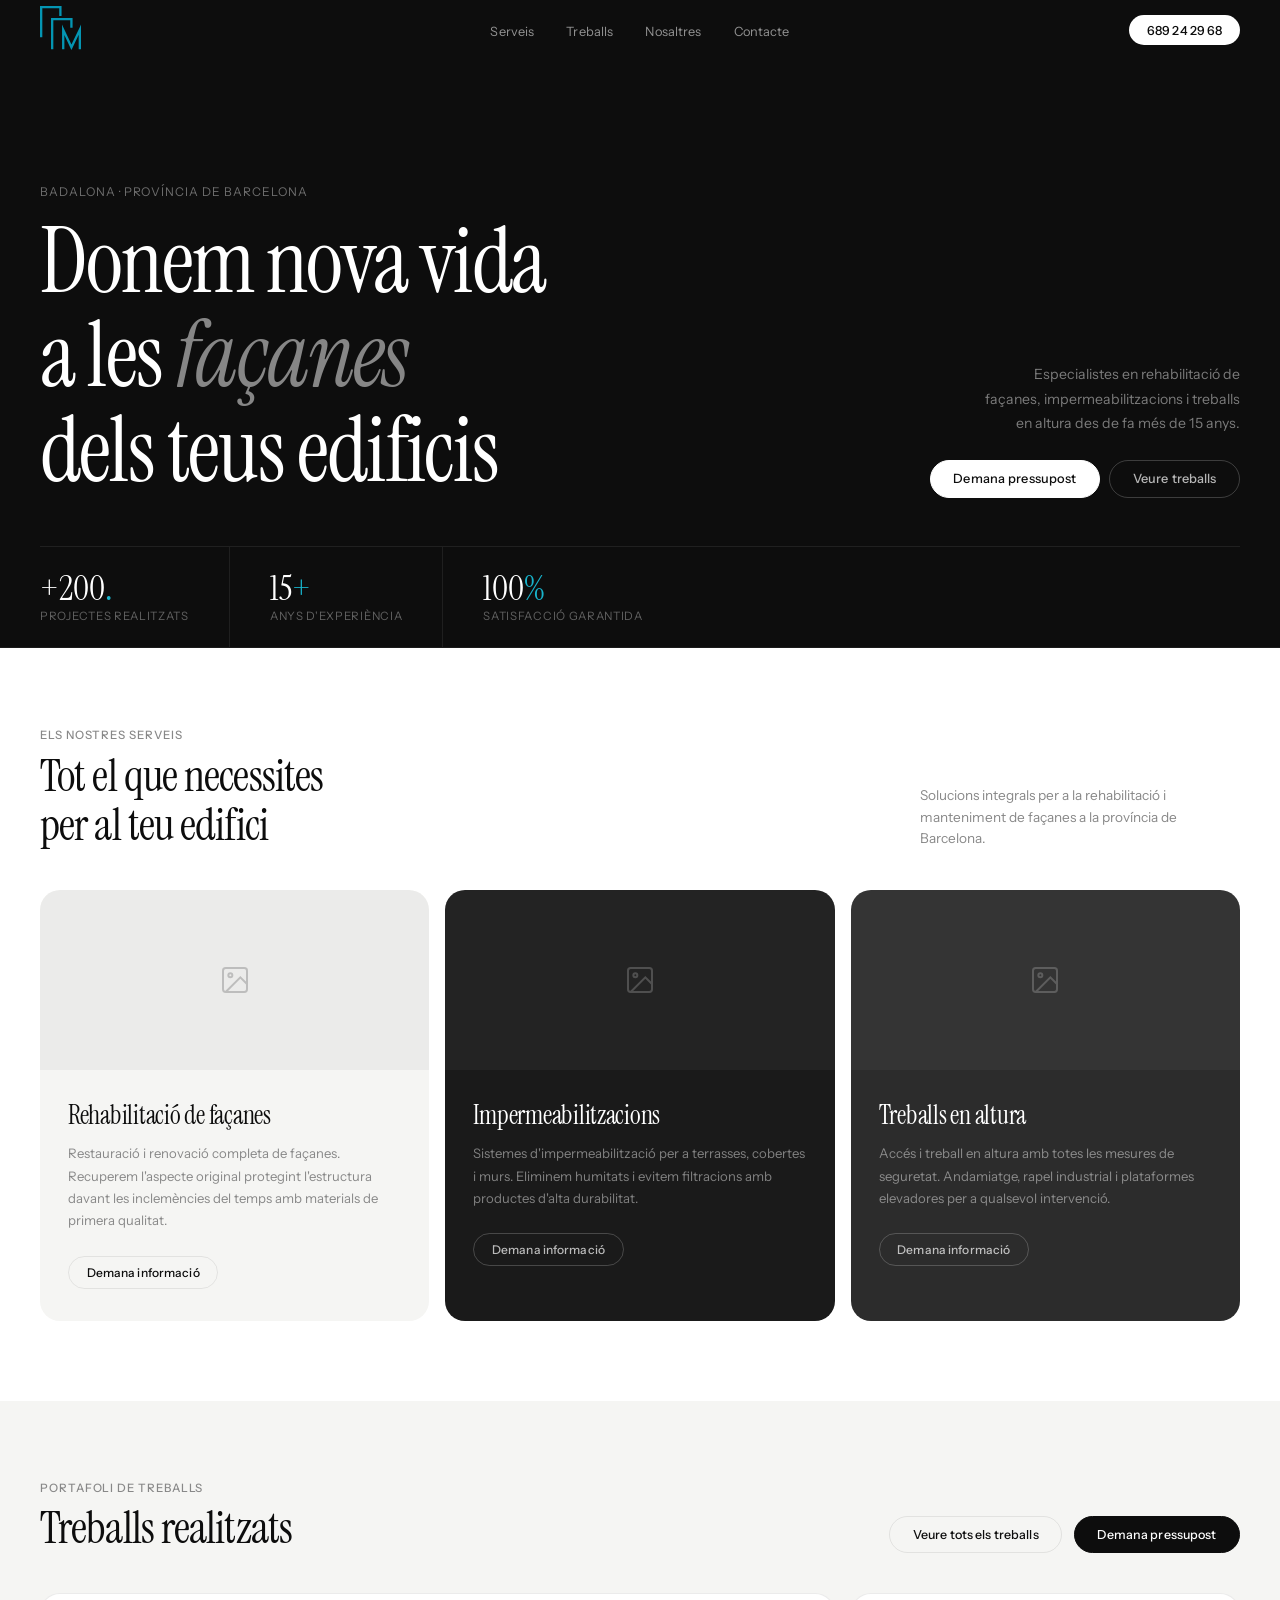
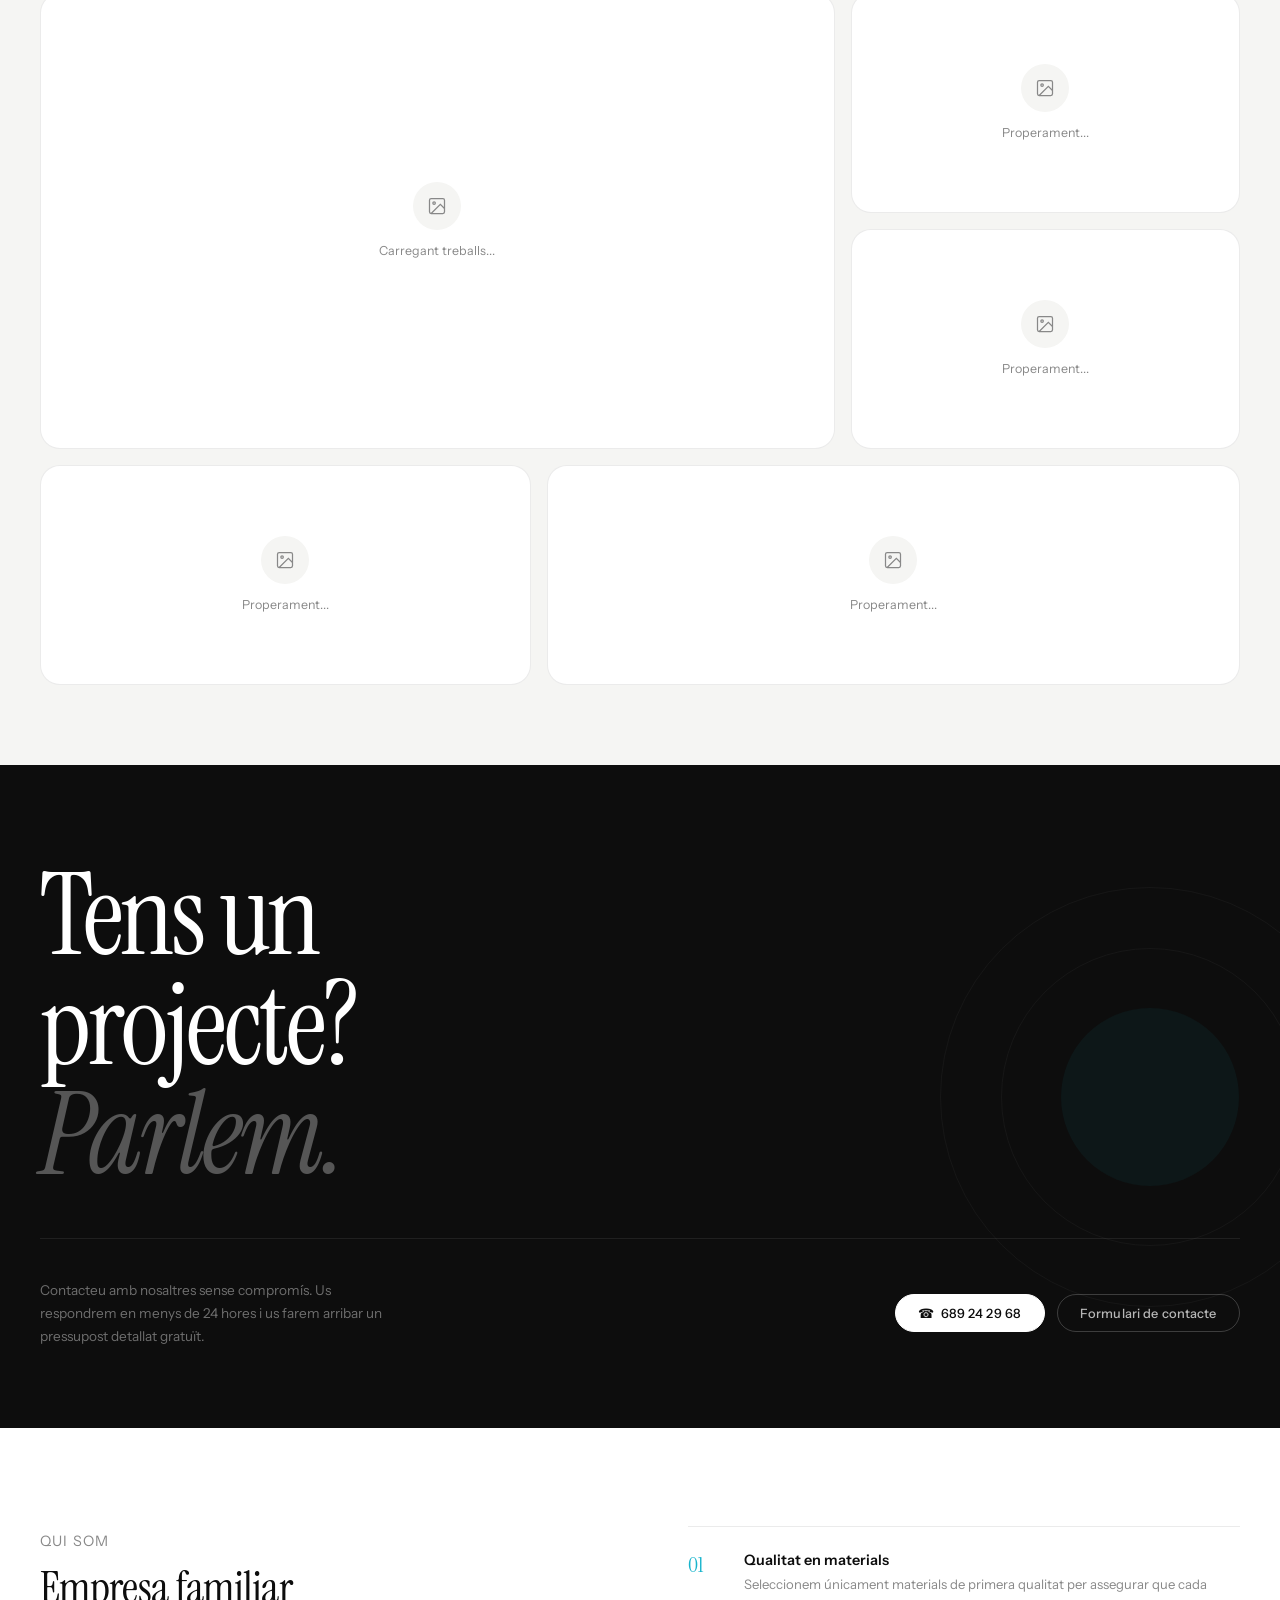
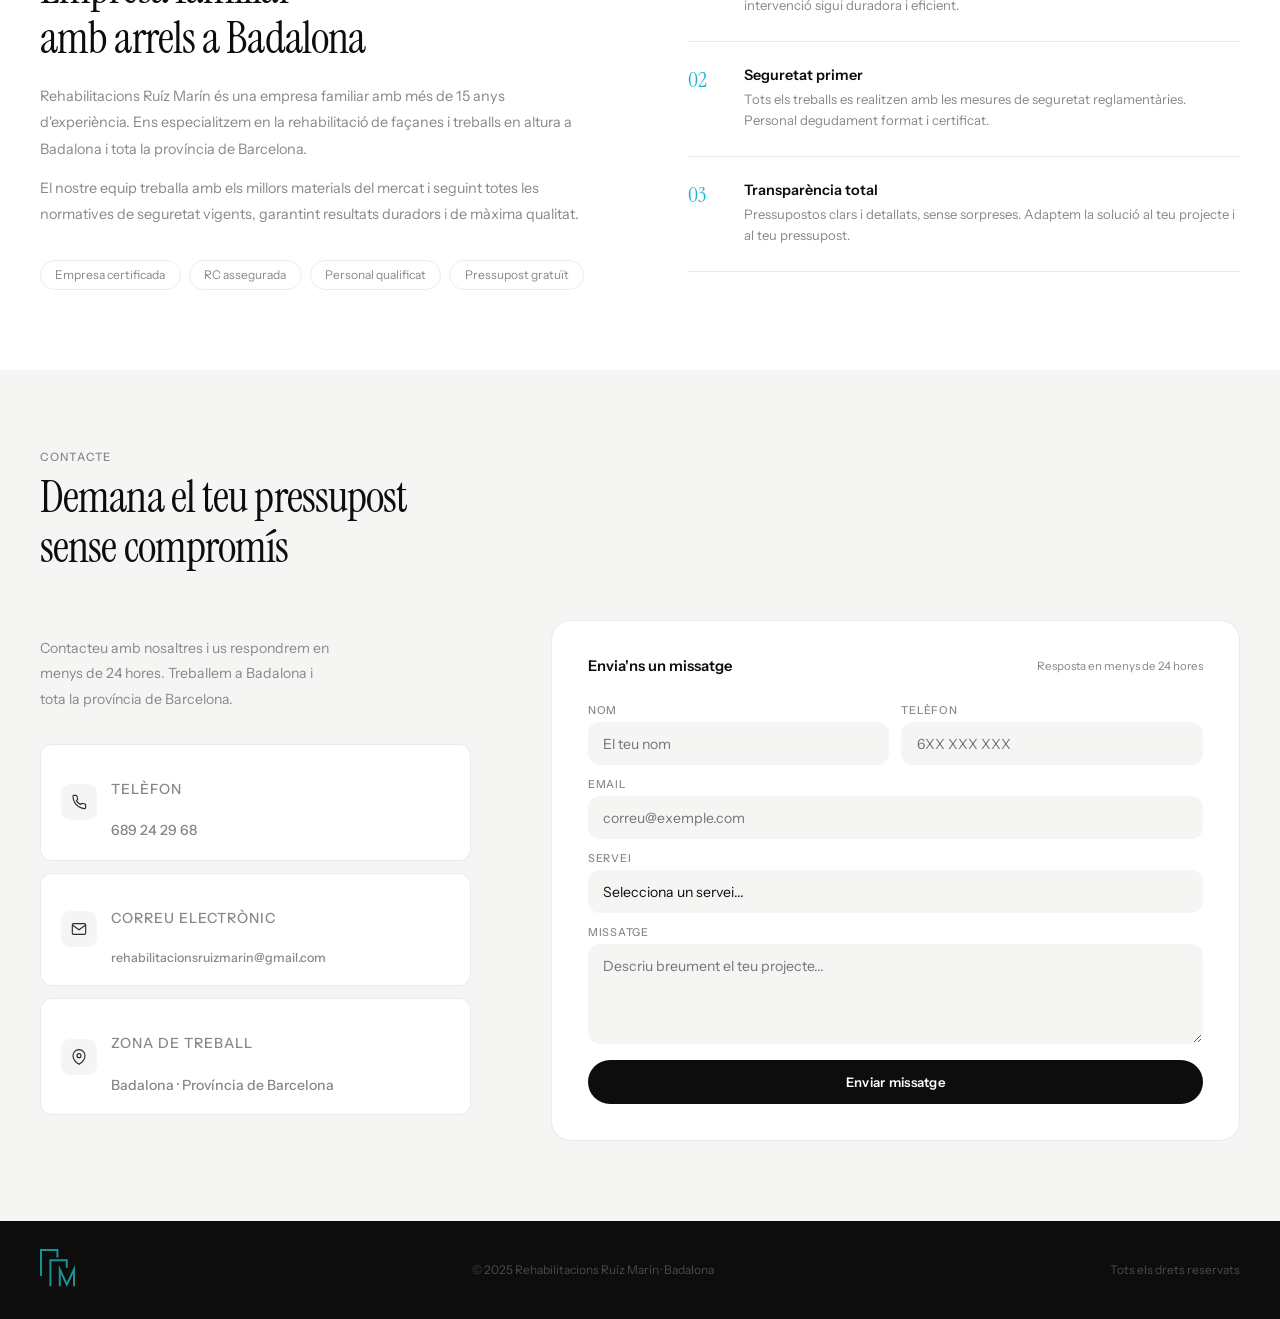
<file: index.html>
<!DOCTYPE html>
<html lang="ca">
<head>
<meta charset="UTF-8">
<meta name="viewport" content="width=device-width, initial-scale=1.0">
<title>Rehabilitacions Ruíz Marín</title>
<link rel="preconnect" href="https://fonts.googleapis.com">
<link rel="preconnect" href="https://fonts.gstatic.com" crossorigin>
<link href="https://fonts.googleapis.com/css2?family=Instrument+Sans:ital,wght@0,400;0,500;0,600;1,400&family=Instrument+Serif:ital@0;1&display=swap" rel="stylesheet">
<link rel="stylesheet" href="style.css">
<script src="https://identity.netlify.com/v1/netlify-identity-widget.js"></script>
</head>
<body>

<!-- NAV -->
<nav>
  <a href="#hero" class="nav-logo">
    <img src="logo.svg" alt="Rehabilitacions Ruíz Marín">
  </a>
  <ul class="nav-center">
    <li><a href="#serveis">Serveis</a></li>
    <li><a href="#treballs">Treballs</a></li>
    <li><a href="#nosaltres">Nosaltres</a></li>
    <li><a href="#contacte">Contacte</a></li>
  </ul>
  <div class="nav-right">
    <a href="tel:+34689242968" class="nav-btn">689 24 29 68</a>
  </div>
</nav>

<!-- HERO -->
<section id="hero">
  <div class="hero-inner">
    <div>
      <p class="hero-label">Badalona · Província de Barcelona</p>
      <h1 class="hero-title">Donem nova vida<br>a les <em>façanes</em><br>dels teus edificis</h1>
    </div>
    <div class="hero-right">
      <p class="hero-desc">Especialistes en rehabilitació de façanes, impermeabilitzacions i treballs en altura des de fa més de 15 anys.</p>
      <div style="display:flex;gap:0.6rem;flex-wrap:wrap">
        <a href="#contacte" class="btn-pill light">Demana pressupost</a>
        <a href="#treballs" class="btn-pill ghost">Veure treballs</a>
      </div>
    </div>
  </div>
  <div class="hero-stats">
    <div class="hero-stat">
      <span class="hero-stat-n">+200<span>.</span></span>
      <span class="hero-stat-l">Projectes realitzats</span>
    </div>
    <div class="hero-stat">
      <span class="hero-stat-n">15<span>+</span></span>
      <span class="hero-stat-l">Anys d'experiència</span>
    </div>
    <div class="hero-stat">
      <span class="hero-stat-n">100<span>%</span></span>
      <span class="hero-stat-l">Satisfacció garantida</span>
    </div>
  </div>
</section>

<!-- SERVEIS -->
<section id="serveis">
  <div class="serveis-head rv">
    <div>
      <p class="section-label">Els nostres serveis</p>
      <h2 class="section-h">Tot el que necessites<br>per al teu edifici</h2>
    </div>
    <p class="sub">Solucions integrals per a la rehabilitació i manteniment de façanes a la província de Barcelona.</p>
  </div>
  <div class="serveis-cards">
    <div class="servei-card c1 rv">
      <div class="servei-card-img-ph">
        <svg viewBox="0 0 24 24"><rect x="3" y="3" width="18" height="18" rx="2"/><circle cx="8.5" cy="8.5" r="1.5"/><polyline points="21 15 16 10 5 21"/></svg>
      </div>
      <div class="servei-card-body">
        <h3 class="servei-name">Rehabilitació de façanes</h3>
        <p class="servei-txt">Restauració i renovació completa de façanes. Recuperem l'aspecte original protegint l'estructura davant les inclemències del temps amb materials de primera qualitat.</p>
        <a href="#contacte" class="btn-pill outline-dark" style="font-size:0.75rem;padding:0.5rem 1.1rem">Demana informació</a>
      </div>
    </div>
    <div class="servei-card c2 rv d1">
      <div class="servei-card-img-ph">
        <svg viewBox="0 0 24 24"><rect x="3" y="3" width="18" height="18" rx="2"/><circle cx="8.5" cy="8.5" r="1.5"/><polyline points="21 15 16 10 5 21"/></svg>
      </div>
      <div class="servei-card-body">
        <h3 class="servei-name">Impermeabilitzacions</h3>
        <p class="servei-txt">Sistemes d'impermeabilització per a terrasses, cobertes i murs. Eliminem humitats i evitem filtracions amb productes d'alta durabilitat.</p>
        <a href="#contacte" class="btn-pill ghost" style="font-size:0.75rem;padding:0.5rem 1.1rem">Demana informació</a>
      </div>
    </div>
    <div class="servei-card c3 rv d2">
      <div class="servei-card-img-ph">
        <svg viewBox="0 0 24 24"><rect x="3" y="3" width="18" height="18" rx="2"/><circle cx="8.5" cy="8.5" r="1.5"/><polyline points="21 15 16 10 5 21"/></svg>
      </div>
      <div class="servei-card-body">
        <h3 class="servei-name">Treballs en altura</h3>
        <p class="servei-txt">Accés i treball en altura amb totes les mesures de seguretat. Andamiatge, rapel industrial i plataformes elevadores per a qualsevol intervenció.</p>
        <a href="#contacte" class="btn-pill ghost" style="font-size:0.75rem;padding:0.5rem 1.1rem">Demana informació</a>
      </div>
    </div>
  </div>
</section>

<!-- TREBALLS -->
<section id="treballs">
  <div class="treballs-head rv">
    <div>
      <p class="section-label">Portafoli de treballs</p>
      <h2 class="section-h">Treballs realitzats</h2>
    </div>
    <div style="display:flex;gap:0.75rem;align-items:center;flex-wrap:wrap">
      <a href="treballs.html" class="btn-pill outline-dark rv" style="font-size:0.78rem">Veure tots els treballs</a>
      <a href="#contacte" class="btn-pill dark rv" style="font-size:0.78rem">Demana pressupost</a>
    </div>
  </div>
  <div class="treballs-grid rv" id="treballs-grid">
    <div class="t-card">
      <div class="t-ph">
        <div class="t-ph-icon"><svg viewBox="0 0 24 24"><rect x="3" y="3" width="18" height="18" rx="2"/><circle cx="8.5" cy="8.5" r="1.5"/><polyline points="21 15 16 10 5 21"/></svg></div>
        <p>Carregant treballs...</p>
      </div>
    </div>
    <div class="t-card">
      <div class="t-ph"><div class="t-ph-icon"><svg viewBox="0 0 24 24"><rect x="3" y="3" width="18" height="18" rx="2"/><circle cx="8.5" cy="8.5" r="1.5"/><polyline points="21 15 16 10 5 21"/></svg></div><p>Properament...</p></div>
    </div>
    <div class="t-card">
      <div class="t-ph"><div class="t-ph-icon"><svg viewBox="0 0 24 24"><rect x="3" y="3" width="18" height="18" rx="2"/><circle cx="8.5" cy="8.5" r="1.5"/><polyline points="21 15 16 10 5 21"/></svg></div><p>Properament...</p></div>
    </div>
    <div class="t-card">
      <div class="t-ph"><div class="t-ph-icon"><svg viewBox="0 0 24 24"><rect x="3" y="3" width="18" height="18" rx="2"/><circle cx="8.5" cy="8.5" r="1.5"/><polyline points="21 15 16 10 5 21"/></svg></div><p>Properament...</p></div>
    </div>
    <div class="t-card">
      <div class="t-ph"><div class="t-ph-icon"><svg viewBox="0 0 24 24"><rect x="3" y="3" width="18" height="18" rx="2"/><circle cx="8.5" cy="8.5" r="1.5"/><polyline points="21 15 16 10 5 21"/></svg></div><p>Properament...</p></div>
    </div>
  </div>
</section>

<!-- CTA STRIP -->
<section id="cta">
  <div class="cta-deco"></div>
  <div class="rv">
    <p class="cta-big">Tens un<br>projecte?<br><em>Parlem.</em></p>
  </div>
  <div class="cta-bottom rv">
    <p class="cta-tagline">Contacteu amb nosaltres sense compromís. Us respondrem en menys de 24 hores i us farem arribar un pressupost detallat gratuït.</p>
    <div class="cta-actions">
      <a href="tel:+34689242968" class="btn-pill light">☎ &nbsp;689 24 29 68</a>
      <a href="#contacte" class="btn-pill ghost">Formulari de contacte</a>
    </div>
  </div>
</section>

<!-- NOSALTRES -->
<section id="nosaltres">
  <div class="nosaltres-grid">
    <div class="nos-left rv">
      <p class="section-label">Qui som</p>
      <h2 class="section-h">Empresa familiar<br>amb arrels a Badalona</h2>
      <p>Rehabilitacions Ruíz Marín és una empresa familiar amb més de 15 anys d'experiència. Ens especialitzem en la rehabilitació de façanes i treballs en altura a Badalona i tota la província de Barcelona.</p>
      <p style="margin-top:0.75rem">El nostre equip treballa amb els millors materials del mercat i seguint totes les normatives de seguretat vigents, garantint resultats duradors i de màxima qualitat.</p>
      <div class="nos-pills">
        <span class="nos-pill">Empresa certificada</span>
        <span class="nos-pill">RC assegurada</span>
        <span class="nos-pill">Personal qualificat</span>
        <span class="nos-pill">Pressupost gratuït</span>
      </div>
    </div>
    <div class="nos-right rv">
      <div class="nos-row">
        <span class="nos-n">01</span>
        <div><p class="nos-title">Qualitat en materials</p><p class="nos-desc">Seleccionem únicament materials de primera qualitat per assegurar que cada intervenció sigui duradora i eficient.</p></div>
      </div>
      <div class="nos-row rv d1">
        <span class="nos-n">02</span>
        <div><p class="nos-title">Seguretat primer</p><p class="nos-desc">Tots els treballs es realitzen amb les mesures de seguretat reglamentàries. Personal degudament format i certificat.</p></div>
      </div>
      <div class="nos-row rv d2">
        <span class="nos-n">03</span>
        <div><p class="nos-title">Transparència total</p><p class="nos-desc">Pressupostos clars i detallats, sense sorpreses. Adaptem la solució al teu projecte i al teu pressupost.</p></div>
      </div>
    </div>
  </div>
</section>

<!-- CONTACTE -->
<section id="contacte">
  <div class="rv" style="margin-bottom:3rem">
    <p class="section-label">Contacte</p>
    <h2 class="section-h">Demana el teu pressupost<br>sense compromís</h2>
  </div>
  <div class="contacte-grid">
    <div class="ct-left rv">
      <p>Contacteu amb nosaltres i us respondrem en menys de 24 hores. Treballem a Badalona i tota la província de Barcelona.</p>
      <div class="ct-links">
        <a href="tel:+34689242968" class="ct-link">
          <div class="ct-link-icon"><svg viewBox="0 0 24 24"><path d="M22 16.92v3a2 2 0 01-2.18 2 19.79 19.79 0 01-8.63-3.07A19.5 19.5 0 013 4.18 2 2 0 014.11 2h3a2 2 0 012 1.72 12.84 12.84 0 00.7 2.81 2 2 0 01-.45 2.11L8.09 9.91a16 16 0 006 6l1.27-1.27a2 2 0 012.11-.45 12.84 12.84 0 002.81.7A2 2 0 0122 16.92z"/></svg></div>
          <div><p class="ct-link-lbl">Telèfon</p><p class="ct-link-val">689 24 29 68</p></div>
        </a>
        <a href="mailto:rehabilitacionsruizmarin@gmail.com" class="ct-link">
          <div class="ct-link-icon"><svg viewBox="0 0 24 24"><path d="M4 4h16c1.1 0 2 .9 2 2v12c0 1.1-.9 2-2 2H4c-1.1 0-2-.9-2-2V6c0-1.1.9-2 2-2z"/><polyline points="22,6 12,13 2,6"/></svg></div>
          <div><p class="ct-link-lbl">Correu electrònic</p><p class="ct-link-val" style="font-size:0.78rem">rehabilitacionsruizmarin@gmail.com</p></div>
        </a>
        <div class="ct-link" style="cursor:default">
          <div class="ct-link-icon"><svg viewBox="0 0 24 24"><path d="M21 10c0 7-9 13-9 13s-9-6-9-13a9 9 0 0118 0z"/><circle cx="12" cy="10" r="3"/></svg></div>
          <div><p class="ct-link-lbl">Zona de treball</p><p class="ct-link-val">Badalona · Província de Barcelona</p></div>
        </div>
      </div>
    </div>
    <div class="rv d1">
      <div class="form-wrap">
        <div class="form-top">
          <p class="form-top-title">Envia'ns un missatge</p>
          <span style="font-size:0.72rem;color:var(--muted)">Resposta en menys de 24 hores</span>
        </div>
        <form id="cf" name="contacte" data-netlify="true" novalidate onsubmit="handleSend(event)">
          <input type="hidden" name="form-name" value="contacte">
          <div class="frow">
            <div class="fg"><label>Nom</label><input type="text" name="nom" placeholder="El teu nom" required></div>
            <div class="fg"><label>Telèfon</label><input type="tel" name="telefon" placeholder="6XX XXX XXX"></div>
          </div>
          <div class="fg"><label>Email</label><input type="email" name="email" placeholder="correu@exemple.com" required></div>
          <div class="fg">
            <label>Servei</label>
            <select name="servei">
              <option value="">Selecciona un servei...</option>
              <option>Rehabilitació de façanes</option>
              <option>Impermeabilitzacions</option>
              <option>Treballs en altura</option>
              <option>Altres</option>
            </select>
          </div>
          <div class="fg"><label>Missatge</label><textarea name="missatge" placeholder="Descriu breument el teu projecte..." required></textarea></div>
          <div class="fsuccess" id="fok">✓ Missatge enviat. Us contactarem aviat!</div>
          <div class="ferror" id="ferr">✗ Error en l'enviament. Prova-ho de nou o truca'ns directament.</div>
          <button type="submit" class="fsend" id="fsend">Enviar missatge</button>
        </form>
      </div>
    </div>
  </div>
</section>

<!-- FOOTER -->
<footer>
  <div class="footer-logo"><img src="logo.svg" alt="Rehabilitacions Ruíz Marín"></div>
  <p class="footer-copy">© 2025 Rehabilitacions Ruíz Marín · Badalona</p>
  <p class="footer-copy">Tots els drets reservats</p>
</footer>

<script src="main.js"></script>
</body>
</html>
</file>
<file: style.css>
*,*::before,*::after{box-sizing:border-box;margin:0;padding:0}
:root{
  --ink:#0D0D0D;
  --ink2:#1A1A1A;
  --ink3:#2C2C2C;
  --teal:#18B4CC;
  --teal-dim:#0E8099;
  --teal-bg:rgba(24,180,204,0.08);
  --white:#FFFFFF;
  --off:#F5F5F3;
  --muted:#888;
  --border:rgba(0,0,0,0.08);
  --border-dark:rgba(255,255,255,0.1);
  --radius:20px;
  --radius-sm:12px;
}
html{scroll-behavior:smooth}
body{
  font-family:'Instrument Sans',sans-serif;
  background:var(--white);color:var(--ink);
  overflow-x:hidden;
}

/* ── NAV ── */
nav{
  position:fixed;top:0;left:0;right:0;z-index:200;
  background:var(--ink);
  display:flex;align-items:center;justify-content:space-between;
  padding:0 2.5rem;height:60px;
}
.nav-logo img{height:44px;width:auto}
.nav-center{
  display:flex;gap:2rem;list-style:none;
  position:absolute;left:50%;transform:translateX(-50%);
}
.nav-center a{
  font-size:0.8rem;font-weight:400;
  color:rgba(255,255,255,0.55);text-decoration:none;
  transition:color 0.2s;
  letter-spacing:0.01em;
}
.nav-center a:hover{color:var(--white)}
.nav-right{display:flex;align-items:center;gap:1rem}
.nav-btn{
  font-size:0.78rem;font-weight:500;
  color:var(--ink);background:var(--white);
  padding:0.45rem 1.1rem;border-radius:100px;
  text-decoration:none;transition:background 0.2s;
  letter-spacing:0.01em;
}
.nav-btn:hover{background:var(--teal);color:var(--white)}

/* ── HERO ── */
#hero{
  background:var(--ink);
  padding:0 2.5rem;
  min-height:72vh;
  display:flex;flex-direction:column;
  justify-content:flex-end;
  padding-top:60px;
  position:relative;overflow:hidden;
  border-bottom:1px solid rgba(255,255,255,0.06);
}
.hero-inner{
  display:flex;align-items:flex-end;justify-content:space-between;
  padding:4rem 0 3rem;flex-wrap:wrap;gap:2rem;
}
.hero-label{
  font-size:0.75rem;font-weight:400;
  color:rgba(255,255,255,0.4);
  letter-spacing:0.08em;text-transform:uppercase;
  margin-bottom:1rem;
}
.hero-title{
  font-family:'Instrument Serif',serif;
  font-size:clamp(3rem,7vw,6rem);
  font-weight:400;
  color:var(--white);
  line-height:1.05;
  letter-spacing:-0.02em;
  max-width:680px;
}
.hero-title em{
  font-style:italic;
  color:rgba(255,255,255,0.5);
}
.hero-right{
  display:flex;flex-direction:column;
  align-items:flex-end;gap:1.5rem;
  min-width:220px;
}
.hero-desc{
  font-size:0.88rem;font-weight:400;
  color:rgba(255,255,255,0.45);
  line-height:1.75;text-align:right;
  max-width:260px;
}
.btn-pill{
  display:inline-flex;align-items:center;gap:0.5rem;
  font-size:0.8rem;font-weight:500;
  padding:0.65rem 1.4rem;border-radius:100px;
  text-decoration:none;transition:all 0.22s;
  letter-spacing:0.01em;
  white-space:nowrap;
}
.btn-pill.light{
  background:var(--white);color:var(--ink);
  border:1px solid var(--white);
}
.btn-pill.light:hover{background:var(--teal);border-color:var(--teal);color:var(--white)}
.btn-pill.ghost{
  background:transparent;
  border:1px solid rgba(255,255,255,0.2);
  color:rgba(255,255,255,0.7);
}
.btn-pill.ghost:hover{border-color:var(--teal);color:var(--teal)}
.btn-pill.dark{
  background:var(--ink);color:var(--white);
  border:1px solid var(--ink);
}
.btn-pill.dark:hover{background:var(--teal);border-color:var(--teal)}
.btn-pill.outline-dark{
  background:transparent;
  border:1px solid var(--border);
  color:var(--ink);
}
.btn-pill.outline-dark:hover{border-color:var(--teal);color:var(--teal)}

.hero-stats{
  display:flex;gap:0;
  border-top:1px solid rgba(255,255,255,0.08);
}
.hero-stat{
  padding:1.5rem 2.5rem 1.5rem 0;
  display:flex;flex-direction:column;gap:0.2rem;
}
.hero-stat:not(:last-child){
  border-right:1px solid rgba(255,255,255,0.08);
  padding-right:2.5rem;
  margin-right:2.5rem;
}
.hero-stat-n{
  font-family:'Instrument Serif',serif;
  font-size:2.2rem;color:var(--white);line-height:1;
}
.hero-stat-n span{color:var(--teal)}
.hero-stat-l{
  font-size:0.72rem;font-weight:400;
  color:rgba(255,255,255,0.35);
  letter-spacing:0.06em;text-transform:uppercase;
}

/* ── SECCIONS COMMON ── */
.section-label{
  font-size:0.72rem;font-weight:500;
  color:var(--muted);letter-spacing:0.08em;
  text-transform:uppercase;margin-bottom:0.6rem;
}
.section-h{
  font-family:'Instrument Serif',serif;
  font-size:clamp(2rem,3.5vw,2.8rem);
  font-weight:400;
  line-height:1.1;letter-spacing:-0.02em;
  color:var(--ink);
}
.section-h.light{color:var(--white)}

/* ── SERVEIS ── */
#serveis{padding:5rem 2.5rem;background:var(--white)}
.serveis-head{
  display:flex;align-items:flex-end;justify-content:space-between;
  margin-bottom:2.5rem;flex-wrap:wrap;gap:1rem;
}
.serveis-head p.sub{
  font-size:0.85rem;color:var(--muted);
  max-width:320px;line-height:1.6;
}
.serveis-cards{
  display:grid;
  grid-template-columns:repeat(3,1fr);
  gap:1rem;
}
.servei-card{
  border-radius:var(--radius);
  overflow:hidden;
  position:relative;
  transition:transform 0.3s cubic-bezier(0.34,1.2,0.64,1);
  cursor:pointer;
}
.servei-card:hover{transform:translateY(-4px)}
.servei-card-body{padding:2rem 1.75rem 2rem}

.servei-card.c1{background:var(--off)}
.servei-card.c2{background:var(--ink2)}
.servei-card.c3{background:var(--ink3)}

.servei-card-img{
  width:100%;height:180px;object-fit:cover;
  display:block;
}
.servei-card-img-ph{
  width:100%;height:180px;
  background:rgba(255,255,255,0.04);
  display:flex;align-items:center;justify-content:center;
}
.servei-card-img-ph svg{width:32px;height:32px;opacity:0.2;stroke:currentColor;fill:none;stroke-width:1.5}
.c1 .servei-card-img-ph svg{color:var(--ink)}
.c2 .servei-card-img-ph svg,.c3 .servei-card-img-ph svg{color:var(--white)}
.c1 .servei-card-img-ph{background:rgba(0,0,0,0.04)}

.servei-name{
  font-family:'Instrument Serif',serif;
  font-size:1.6rem;font-weight:400;
  line-height:1.1;margin-bottom:0.75rem;
  letter-spacing:-0.01em;
}
.c1 .servei-name{color:var(--ink)}
.c2 .servei-name,.c3 .servei-name{color:var(--white)}

.servei-txt{
  font-size:0.82rem;font-weight:400;
  line-height:1.7;margin-bottom:1.5rem;
}
.c1 .servei-txt{color:var(--muted)}
.c2 .servei-txt,.c3 .servei-txt{color:rgba(255,255,255,0.45)}

/* ── TREBALLS ── */
#treballs{padding:5rem 2.5rem;background:var(--off)}
.treballs-head{
  display:flex;align-items:flex-end;justify-content:space-between;
  margin-bottom:2.5rem;flex-wrap:wrap;gap:1rem;
}
.treballs-grid{
  display:grid;
  grid-template-columns:repeat(12,1fr);
  grid-auto-rows:220px;
  gap:1rem;
}
.t-card{
  border-radius:var(--radius);
  overflow:hidden;
  background:var(--white);
  position:relative;
  cursor:pointer;
  transition:transform 0.3s cubic-bezier(0.34,1.2,0.64,1);
  border:1px solid var(--border);
}
.t-card:hover{transform:scale(1.015)}
.t-card:nth-child(1){grid-column:span 8;grid-row:span 2}
.t-card:nth-child(2){grid-column:span 4}
.t-card:nth-child(3){grid-column:span 4}
.t-card:nth-child(4){grid-column:span 5}
.t-card:nth-child(5){grid-column:span 7}

.t-ph{
  width:100%;height:100%;
  display:flex;flex-direction:column;
  align-items:center;justify-content:center;gap:0.75rem;
  padding:1.5rem;
  transition:background 0.25s;
}
.t-card:hover .t-ph{background:rgba(24,180,204,0.04)}
.t-ph-icon{
  width:48px;height:48px;border-radius:50%;
  background:var(--off);
  display:flex;align-items:center;justify-content:center;
  transition:background 0.25s;
}
.t-card:hover .t-ph-icon{background:rgba(24,180,204,0.12)}
.t-ph-icon svg{width:20px;height:20px;stroke:var(--muted);fill:none;stroke-width:1.5;transition:stroke 0.25s}
.t-card:hover .t-ph-icon svg{stroke:var(--teal)}
.t-ph p{font-size:0.78rem;color:var(--muted);text-align:center;line-height:1.5}
.t-badge{
  position:absolute;bottom:0.85rem;left:0.85rem;
  font-size:0.7rem;font-weight:500;
  background:var(--ink);color:var(--white);
  padding:0.3rem 0.8rem;border-radius:100px;
  letter-spacing:0.02em;
  opacity:0;transform:translateY(4px);
  transition:opacity 0.25s,transform 0.25s;
}
.t-card:hover .t-badge{opacity:1;transform:translateY(0)}

/* ── CTA STRIP ── */
#cta{
  background:var(--ink);
  padding:6rem 2.5rem 5rem;
  position:relative;overflow:hidden;
}
.cta-big{
  font-family:'Instrument Serif',serif;
  font-size:clamp(3.5rem,9vw,8rem);
  font-weight:400;
  color:var(--white);
  line-height:0.95;
  letter-spacing:-0.03em;
  margin-bottom:3rem;
}
.cta-big em{
  font-style:italic;
  color:rgba(255,255,255,0.3);
}
.cta-bottom{
  display:flex;align-items:center;justify-content:space-between;
  flex-wrap:wrap;gap:1.5rem;
  padding-top:2.5rem;
  border-top:1px solid rgba(255,255,255,0.08);
}
.cta-tagline{
  font-size:0.85rem;font-weight:400;
  color:rgba(255,255,255,0.4);
  line-height:1.7;max-width:360px;
}
.cta-actions{display:flex;gap:0.75rem;flex-wrap:wrap;align-items:center}
.cta-deco{
  position:absolute;
  right:-80px;top:50%;transform:translateY(-50%);
  width:420px;height:420px;border-radius:50%;
  border:1px solid rgba(255,255,255,0.04);
  pointer-events:none;
}
.cta-deco::before{
  content:'';position:absolute;inset:60px;
  border-radius:50%;border:1px solid rgba(255,255,255,0.04);
}
.cta-deco::after{
  content:'';position:absolute;inset:120px;
  border-radius:50%;
  background:rgba(24,180,204,0.06);
}

/* ── NOSALTRES ── */
#nosaltres{padding:5rem 2.5rem;background:var(--white)}
.nosaltres-grid{
  display:grid;grid-template-columns:1fr 1fr;
  gap:6rem;align-items:center;
}
.nos-left p{
  font-size:0.9rem;font-weight:400;
  color:var(--muted);line-height:1.85;margin-top:1.25rem;
}
.nos-pills{display:flex;gap:0.5rem;flex-wrap:wrap;margin-top:2rem}
.nos-pill{
  font-size:0.75rem;font-weight:400;
  padding:0.4rem 0.9rem;border-radius:100px;
  border:1px solid var(--border);color:var(--muted);
}
.nos-right{display:flex;flex-direction:column}
.nos-row{
  display:flex;gap:1.25rem;align-items:flex-start;
  padding:1.5rem 0;
  border-bottom:1px solid var(--border);
}
.nos-row:first-child{border-top:1px solid var(--border)}
.nos-n{
  font-family:'Instrument Serif',serif;
  font-size:1.4rem;color:var(--teal);
  min-width:36px;line-height:1.1;
  padding-top:2px;
}
.nos-title{font-size:0.9rem;font-weight:600;color:var(--ink);margin-bottom:0.3rem}
.nos-desc{font-size:0.82rem;color:var(--muted);line-height:1.65}

/* ── CONTACTE ── */
#contacte{padding:5rem 2.5rem;background:var(--off)}
.contacte-grid{
  display:grid;grid-template-columns:1fr 1.6fr;
  gap:5rem;align-items:start;
}
.ct-left p{
  font-size:0.88rem;color:var(--muted);
  line-height:1.8;margin-top:1rem;max-width:300px;
}
.ct-links{display:flex;flex-direction:column;gap:0.75rem;margin-top:2rem}
.ct-link{
  display:flex;align-items:center;gap:0.9rem;
  background:var(--white);
  border:1px solid var(--border);
  border-radius:var(--radius-sm);
  padding:1rem 1.25rem;text-decoration:none;
  transition:border-color 0.22s;
}
.ct-link:hover{border-color:var(--teal)}
.ct-link-icon{
  width:36px;height:36px;border-radius:9px;
  background:var(--off);
  display:flex;align-items:center;justify-content:center;flex-shrink:0;
}
.ct-link-icon svg{width:16px;height:16px;stroke:var(--ink3);fill:none;stroke-width:1.75}
.ct-link-lbl{
  font-size:0.67rem;font-weight:500;
  color:var(--muted);letter-spacing:0.07em;
  text-transform:uppercase;
}
.ct-link-val{font-size:0.85rem;font-weight:500;color:var(--ink);margin-top:0.1rem}

/* ── FORMULARI ── */
.form-wrap{
  background:var(--white);
  border:1px solid var(--border);
  border-radius:var(--radius);
  padding:2.25rem;
}
.form-top{
  display:flex;align-items:center;justify-content:space-between;
  margin-bottom:1.75rem;
}
.form-top-title{font-size:0.92rem;font-weight:600;color:var(--ink)}
.frow{display:grid;grid-template-columns:1fr 1fr;gap:0.75rem}
.fg{display:flex;flex-direction:column;gap:0.35rem;margin-bottom:0.75rem}
.fg label{
  font-size:0.68rem;font-weight:500;
  letter-spacing:0.07em;text-transform:uppercase;color:var(--muted);
}
.fg input,.fg textarea,.fg select{
  font-family:'Instrument Sans',sans-serif;
  font-size:0.88rem;color:var(--ink);
  background:var(--off);
  border:1px solid transparent;
  border-radius:var(--radius-sm);
  padding:0.7rem 0.9rem;
  outline:none;width:100%;
  transition:border-color 0.2s,background 0.2s;
  -webkit-appearance:none;
}
.fg input:focus,.fg textarea:focus,.fg select:focus{
  border-color:var(--teal);background:var(--white);
}
.fg input.invalid,.fg textarea.invalid,.fg select.invalid{
  border-color:rgba(200,40,40,0.5);background:rgba(200,40,40,0.03);
}
.fg-err{
  font-size:0.68rem;color:#c0392b;
  margin-top:-0.15rem;min-height:0.9rem;
}
.fg textarea{resize:vertical;min-height:100px}
.fsend{
  width:100%;margin-top:0.25rem;
  font-family:'Instrument Sans',sans-serif;
  font-size:0.82rem;font-weight:600;
  background:var(--ink);color:var(--white);
  border:none;cursor:pointer;
  padding:0.85rem 1.5rem;border-radius:100px;
  letter-spacing:0.02em;
  transition:background 0.22s;
}
.fsend:hover{background:var(--teal)}
.fsend:disabled{opacity:0.4;cursor:not-allowed}
.fsuccess{
  display:none;margin-top:0.75rem;
  background:rgba(24,180,204,0.08);
  border:1px solid rgba(24,180,204,0.3);
  border-radius:var(--radius-sm);
  padding:0.85rem 1rem;
  font-size:0.83rem;font-weight:500;color:var(--teal-dim);
}
.ferror{
  display:none;margin-top:0.75rem;
  background:rgba(220,50,50,0.06);
  border:1px solid rgba(220,50,50,0.25);
  border-radius:var(--radius-sm);
  padding:0.85rem 1rem;
  font-size:0.83rem;font-weight:500;color:#c0392b;
}

/* ── PÀGINA TREBALLS ── */
.obres-hero{
  background:var(--ink);
  padding:7rem 2.5rem 3.5rem;
  border-bottom:1px solid rgba(255,255,255,0.06);
}
.obres-main{
  padding:3.5rem 2.5rem 5rem;
  background:var(--off);
  min-height:60vh;
}
.filter-bar{
  display:flex;gap:0.5rem;flex-wrap:wrap;
  margin-bottom:2.5rem;
}
.filter-btn{
  font-family:'Instrument Sans',sans-serif;
  font-size:0.78rem;font-weight:500;
  padding:0.5rem 1.1rem;border-radius:100px;
  border:1px solid var(--border);
  background:transparent;color:var(--muted);
  cursor:pointer;transition:all 0.2s;
}
.filter-btn:hover{border-color:var(--teal);color:var(--teal)}
.filter-btn.active{background:var(--ink);color:var(--white);border-color:var(--ink)}
.obres-grid{
  display:grid;
  grid-template-columns:repeat(3,1fr);
  gap:1rem;
}
.obra-card{
  background:var(--white);
  border-radius:var(--radius);
  border:1px solid var(--border);
  overflow:hidden;
  transition:transform 0.3s cubic-bezier(0.34,1.2,0.64,1);
  cursor:pointer;
}
.obra-card:hover{transform:translateY(-4px)}
.obra-img{
  height:200px;overflow:hidden;
  position:relative;cursor:pointer;
}
.obra-img img{width:100%;height:100%;object-fit:cover;display:block;transition:transform 0.4s ease}
.obra-card:hover .obra-img img{transform:scale(1.04)}
.obra-img-ph{
  background:rgba(0,0,0,0.04);
  display:flex;align-items:center;justify-content:center;
}
.obra-img-ph svg{width:32px;height:32px;stroke:var(--muted);fill:none;stroke-width:1.5;opacity:0.35}
.obra-img-count{
  position:absolute;bottom:0.6rem;right:0.6rem;
  background:rgba(0,0,0,0.55);color:var(--white);
  font-size:0.68rem;font-weight:500;
  padding:0.2rem 0.65rem;border-radius:100px;
  backdrop-filter:blur(4px);
}
.obra-info{padding:1.25rem 1.5rem 1.5rem}
.obra-cat{
  display:inline-block;
  font-size:0.65rem;font-weight:500;
  letter-spacing:0.07em;text-transform:uppercase;
  color:var(--teal);background:var(--teal-bg);
  border-radius:100px;padding:0.25rem 0.7rem;
  margin-bottom:0.6rem;
}
.obra-title{
  font-family:'Instrument Serif',serif;
  font-size:1.15rem;color:var(--ink);
  line-height:1.2;margin-bottom:0.35rem;
}
.obra-loc{font-size:0.75rem;color:var(--muted);margin-bottom:0.5rem}
.obra-desc{
  font-size:0.78rem;color:var(--muted);line-height:1.6;
  display:-webkit-box;-webkit-line-clamp:3;-webkit-box-orient:vertical;
  overflow:hidden;
}
.obra-card-ph{
  grid-column:1/-1;
  text-align:center;padding:3rem;
  font-size:0.85rem;color:var(--muted);
}

/* ── LIGHTBOX ── */
.lb-overlay{
  position:fixed;inset:0;z-index:500;
  background:rgba(0,0,0,0.92);
  display:flex;align-items:center;justify-content:center;
  opacity:0;pointer-events:none;
  transition:opacity 0.25s;
}
.lb-overlay.active{opacity:1;pointer-events:all}
.lb-content{
  display:flex;flex-direction:column;align-items:center;gap:1rem;
  max-width:min(90vw,900px);
  padding:0 4rem;
}
.lb-img{
  max-width:100%;max-height:72vh;
  object-fit:contain;border-radius:12px;display:block;
}
.lb-footer{text-align:center;padding:0 1rem}
.lb-title{
  font-family:'Instrument Serif',serif;
  font-size:1.1rem;color:var(--white);margin-bottom:0.3rem;
}
.lb-desc{font-size:0.82rem;color:rgba(255,255,255,0.45);line-height:1.65;max-width:600px}
.lb-counter{display:block;font-size:0.7rem;color:rgba(255,255,255,0.3);margin-top:0.4rem;letter-spacing:0.06em}
.lb-close{
  position:fixed;top:1.25rem;right:1.25rem;
  width:40px;height:40px;border-radius:50%;
  background:rgba(255,255,255,0.1);border:none;
  color:var(--white);font-size:1rem;cursor:pointer;
  display:flex;align-items:center;justify-content:center;
  transition:background 0.2s;
}
.lb-close:hover{background:rgba(255,255,255,0.2)}
.lb-arrow{
  position:fixed;top:50%;transform:translateY(-50%);
  width:48px;height:48px;border-radius:50%;
  background:rgba(255,255,255,0.1);border:none;
  color:var(--white);font-size:1.8rem;cursor:pointer;
  display:flex;align-items:center;justify-content:center;
  transition:background 0.2s;line-height:1;
}
.lb-arrow:hover{background:rgba(255,255,255,0.2)}
.lb-prev{left:1rem}
.lb-next{right:1rem}

/* ── FOOTER ── */
footer{
  background:var(--ink);
  padding:1.75rem 2.5rem;
  display:flex;align-items:center;justify-content:space-between;
  flex-wrap:wrap;gap:1rem;
}
.footer-logo img{height:38px;opacity:0.55;filter:brightness(10)}
.footer-copy{font-size:0.75rem;color:rgba(255,255,255,0.25);font-weight:400}

/* ── REVEAL ── */
.rv{opacity:0;transform:translateY(20px);transition:opacity 0.6s ease,transform 0.6s ease}
.rv.on{opacity:1;transform:none}
.rv.d1{transition-delay:0.1s}.rv.d2{transition-delay:0.2s}.rv.d3{transition-delay:0.3s}

/* ── RESPONSIVE ── */
@media(max-width:900px){
  nav{padding:0 1.25rem}
  .nav-logo img{height:48px}
  .nav-center{display:none}.nav-btn{display:none}
  #hero,#serveis,#treballs,#cta,#nosaltres,#contacte{padding-left:1.25rem;padding-right:1.25rem}
  #cta{padding:4rem 1.25rem 3.5rem}
  .cta-big{font-size:clamp(3rem,14vw,5rem)}
  .serveis-cards{grid-template-columns:1fr}
  .treballs-grid{grid-template-columns:1fr 1fr;grid-auto-rows:180px}
  .t-card:nth-child(1){grid-column:span 2;grid-row:span 2}
  .t-card:nth-child(2),.t-card:nth-child(3){grid-column:span 1}
  .t-card:nth-child(4),.t-card:nth-child(5){grid-column:span 1}
  #cta{grid-template-columns:1fr;padding:2.5rem 1.75rem}
  .cta-head{grid-column:span 1}
  .nosaltres-grid{grid-template-columns:1fr;gap:3rem}
  .contacte-grid{grid-template-columns:1fr;gap:2.5rem}
  .frow{grid-template-columns:1fr}
  .hero-inner{flex-direction:column;align-items:flex-start}
  .hero-right{align-items:flex-start}
  .hero-desc{text-align:left}
  .hero-stats{gap:1.5rem;flex-wrap:wrap}
  .hero-stat:not(:last-child){border-right:none;padding-right:0;margin-right:0}
  .obres-hero{padding:5.5rem 1.25rem 2.5rem}
  .obres-main{padding:2.5rem 1.25rem 4rem}
  .obres-grid{grid-template-columns:repeat(2,1fr)}
}
@media(max-width:540px){
  .obres-grid{grid-template-columns:1fr}
}
</file>
